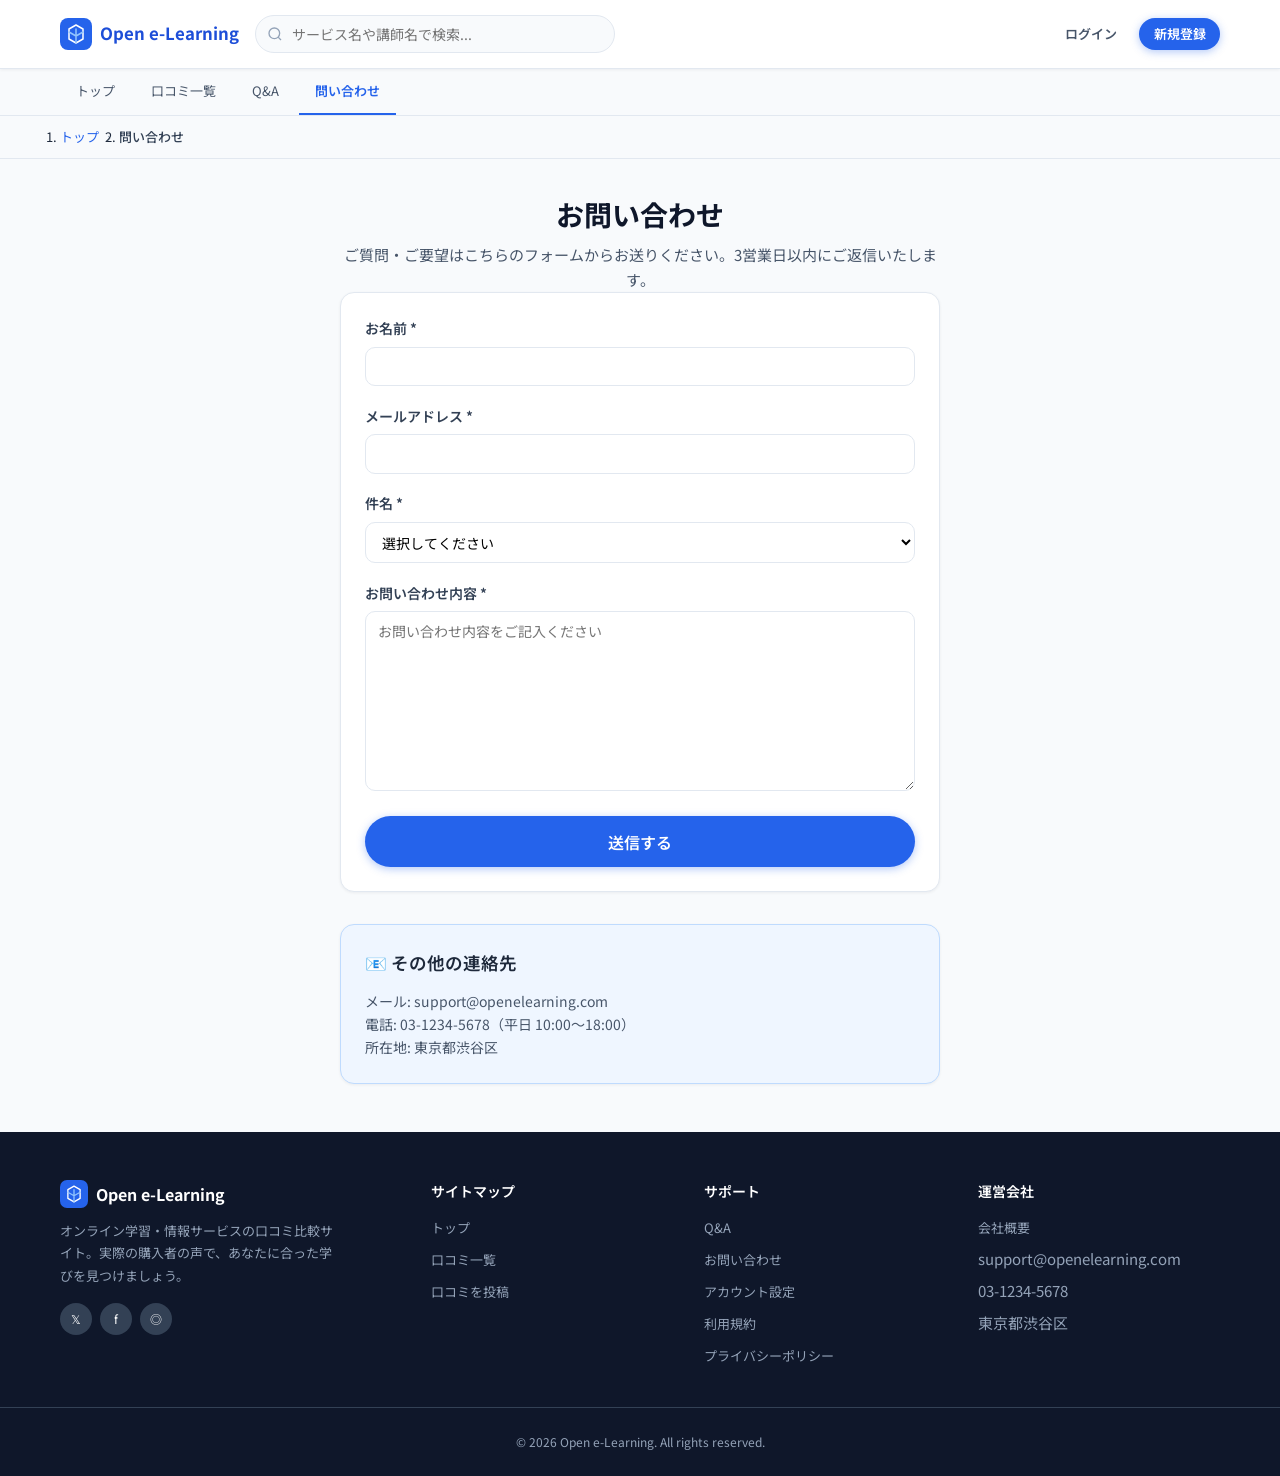
<file: contact.html>
<!DOCTYPE html>
<html lang="ja">
<head>
  <meta charset="UTF-8" />
  <meta name="viewport" content="width=device-width, initial-scale=1.0" />
  <title>問い合わせ | Open e-learning</title>
  <link rel="stylesheet" href="css/styles.css" />
</head>
<body>
  <div id="site-header"></div>
  <div id="breadcrumb"></div>

  <main class="page-content">
    <div class="container" style="max-width:40rem">
      <div class="page-header text-center">
        <h1>お問い合わせ</h1>
        <p style="color:var(--gray-600)">ご質問・ご要望はこちらのフォームからお送りください。3営業日以内にご返信いたします。</p>
      </div>

      <form id="contact-form" class="card card-body">
        <div class="form-group">
          <label class="form-label" for="name">お名前 *</label>
          <input type="text" class="form-input" id="name" required />
        </div>
        <div class="form-group">
          <label class="form-label" for="email">メールアドレス *</label>
          <input type="email" class="form-input" id="email" required />
        </div>
        <div class="form-group">
          <label class="form-label" for="subject">件名 *</label>
          <select class="select" id="subject" required>
            <option value="">選択してください</option>
            <option value="general">一般的なお問い合わせ</option>
            <option value="review">口コミに関するお問い合わせ</option>
            <option value="account">アカウントに関するお問い合わせ</option>
            <option value="report">不適切な投稿の報告</option>
            <option value="other">その他</option>
          </select>
        </div>
        <div class="form-group">
          <label class="form-label" for="message">お問い合わせ内容 *</label>
          <textarea class="form-textarea" id="message" required rows="8" placeholder="お問い合わせ内容をご記入ください"></textarea>
        </div>
        <button type="submit" class="btn btn-primary btn-block btn-lg">送信する</button>
      </form>

      <div class="card card-body mt-8" style="background:var(--blue-50);border-color:#bfdbfe">
        <h3 style="font-weight:600;margin-bottom:0.75rem">📧 その他の連絡先</h3>
        <p style="font-size:0.875rem;color:var(--gray-600)">
          メール: support@openelearning.com<br>
          電話: 03-1234-5678（平日 10:00〜18:00）<br>
          所在地: 東京都渋谷区
        </p>
      </div>
    </div>
  </main>

  <div id="site-footer"></div>

  <script src="js/data.js"></script>
  <script src="js/app.js"></script>
  <script>
    document.addEventListener("DOMContentLoaded", () => {
      App.renderBreadcrumb([
        { label: "トップ", path: "index.html" },
        { label: "問い合わせ" },
      ]);

      document.getElementById("contact-form").addEventListener("submit", (e) => {
        e.preventDefault();
        App.showToast("お問い合わせを送信しました。ご返信までしばらくお待ちください。");
        e.target.reset();
      });
    });
  </script>
</body>
</html>
</file>
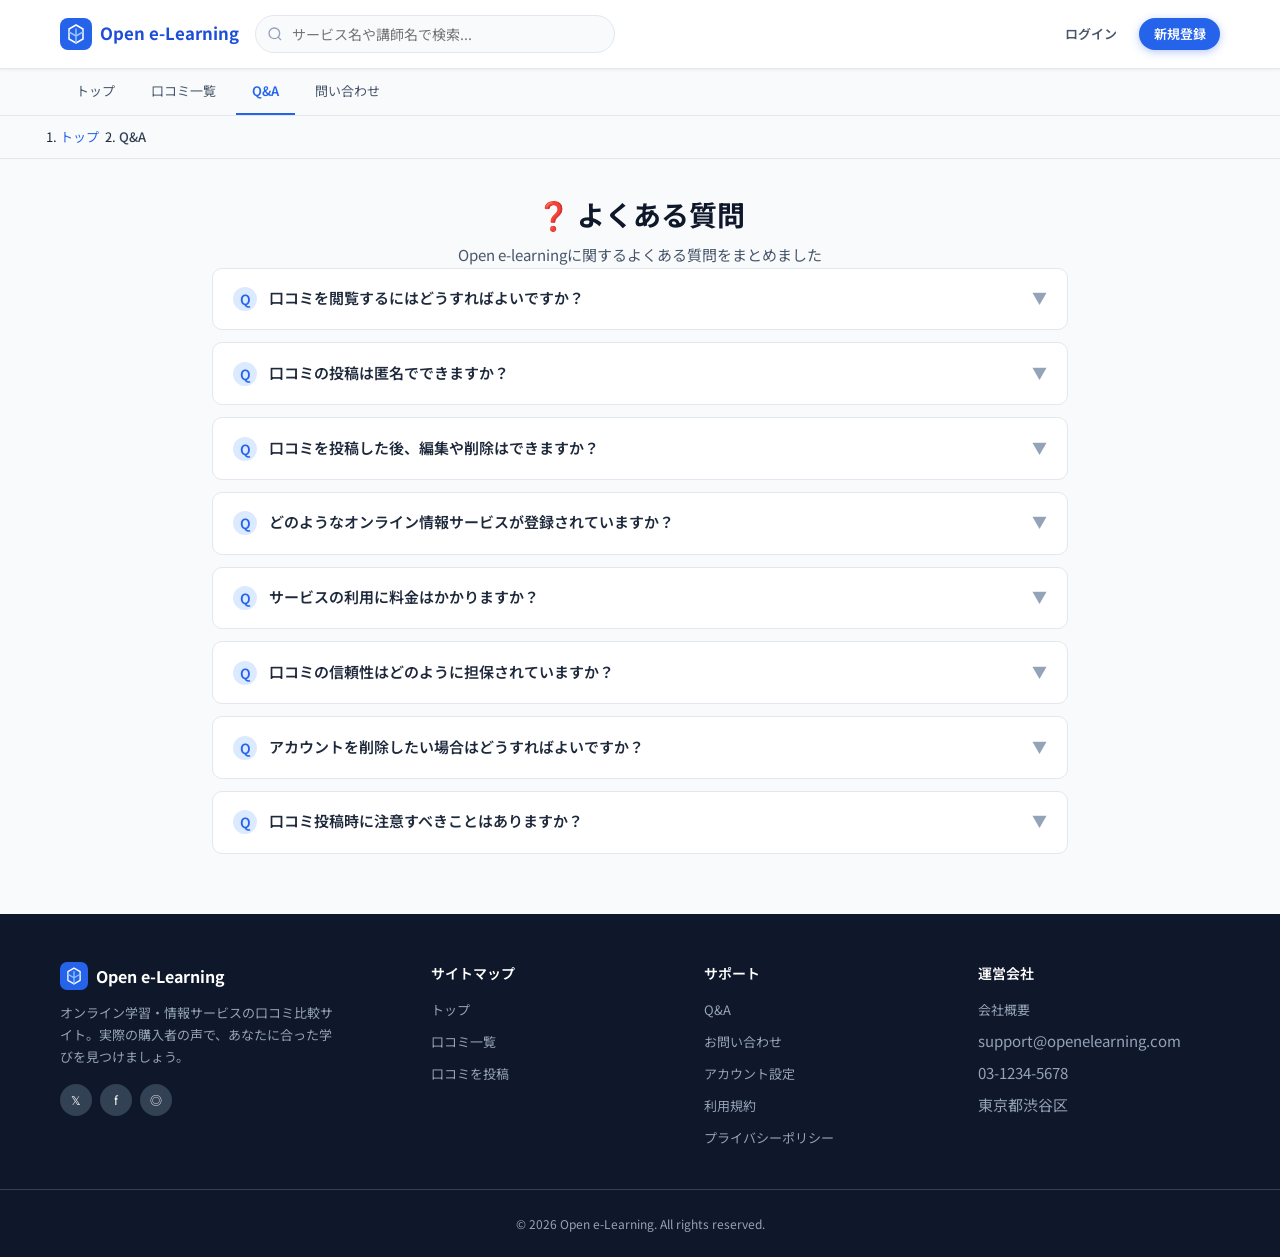
<file: faq.html>
<!DOCTYPE html>
<html lang="ja">
<head>
  <meta charset="UTF-8" />
  <meta name="viewport" content="width=device-width, initial-scale=1.0" />
  <title>Q&A | Open e-learning</title>
  <link rel="stylesheet" href="css/styles.css" />
</head>
<body>
  <div id="site-header"></div>
  <div id="breadcrumb"></div>

  <main class="page-content">
    <div class="container" style="max-width:56rem">
      <div class="page-header text-center">
        <h1>❓ よくある質問</h1>
        <p style="color:var(--gray-600)">Open e-learningに関するよくある質問をまとめました</p>
      </div>

      <div id="faq-list"></div>
    </div>
  </main>

  <div id="site-footer"></div>

  <script src="js/data.js"></script>
  <script src="js/app.js"></script>
  <script>
    const FAQ_ITEMS = [
      {
        q: "口コミを閲覧するにはどうすればよいですか？",
        a: "口コミの全文閲覧には、口コミを1件投稿する（無料）、または月額880円プランをお申し込みいただく方法があります。いずれも1か月間、すべての口コミを閲覧できます。",
      },
      {
        q: "口コミの投稿は匿名でできますか？",
        a: "はい、口コミの投稿は匿名で行うことができます。個人情報が公開されることはありませんので、安心してご利用ください。",
      },
      {
        q: "口コミを投稿した後、編集や削除はできますか？",
        a: "投稿後の口コミは編集・削除が可能です。マイページから投稿履歴を確認し、編集または削除を行うことができます。",
      },
      {
        q: "どのようなオンライン情報サービスが登録されていますか？",
        a: "ビジネス、プログラミング、デザイン、マーケティング、語学、自己啓発など、幅広いジャンルのオンライン情報サービスが登録されています。",
      },
      {
        q: "サービスの利用に料金はかかりますか？",
        a: "無料プランでは、星評価（総合評価）の確認や検索、口コミの一部プレビューなどが利用できます。すべての口コミの全文を読むには、口コミ投稿（無料）または月額880円のプランが必要です。",
      },
      {
        q: "口コミの信頼性はどのように担保されていますか？",
        a: "実際に購入・利用した方のみが口コミを投稿できるシステムになっています。また、不適切な投稿は運営によって削除される場合があります。",
      },
      {
        q: "アカウントを削除したい場合はどうすればよいですか？",
        a: "アカウント設定ページから「アカウント削除」を選択していただくか、お問い合わせフォームからご連絡ください。",
      },
      {
        q: "口コミ投稿時に注意すべきことはありますか？",
        a: "個人情報の記載、誹謗中傷、虚偽の情報、著作権を侵害する内容の投稿は禁止されています。具体的で建設的な口コミをお願いします。",
      },
    ];

    document.addEventListener("DOMContentLoaded", () => {
      App.renderBreadcrumb([
        { label: "トップ", path: "index.html" },
        { label: "Q&A" },
      ]);

      document.getElementById("faq-list").innerHTML = FAQ_ITEMS.map(
        (item, i) => `
        <div class="faq-item">
          <button type="button" class="faq-question">
            <span style="display:flex;gap:0.75rem;align-items:flex-start;text-align:left">
              <span style="flex-shrink:0;width:1.5rem;height:1.5rem;border-radius:50%;background:var(--blue-100);color:var(--blue-600);display:flex;align-items:center;justify-content:center;font-size:0.875rem;font-weight:600">Q</span>
              ${App.escapeHtml(item.q)}
            </span>
            <span class="faq-chevron">▼</span>
          </button>
          <div class="faq-answer" style="padding-left:2.25rem">${App.escapeHtml(item.a)}</div>
        </div>`
      ).join("");

      App.initFaqAccordion(".faq-question");
    });
  </script>
</body>
</html>
</file>
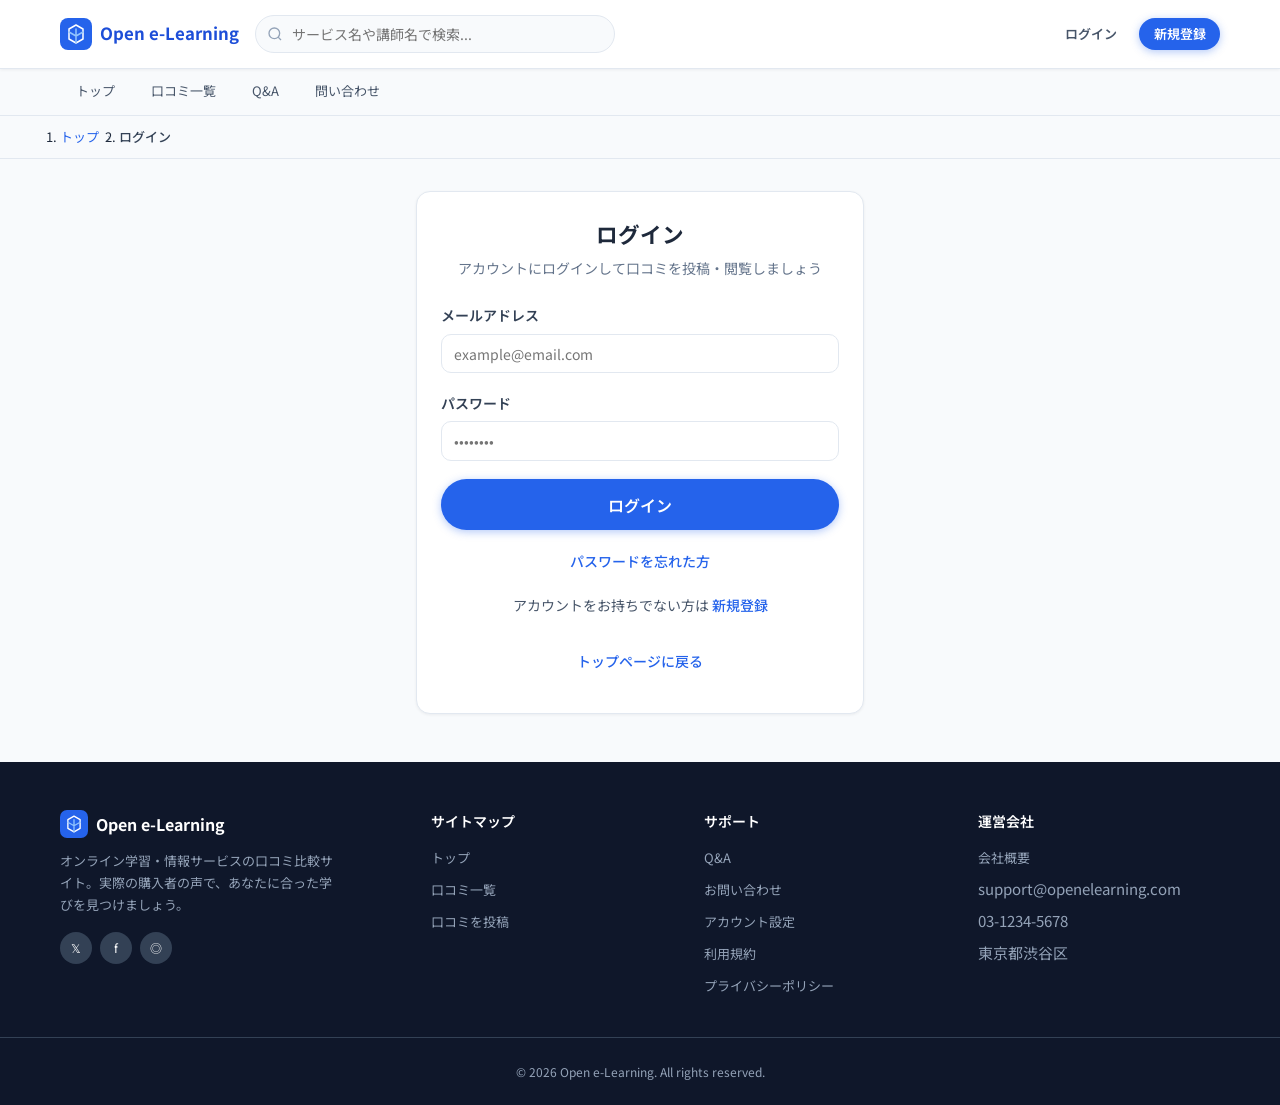
<file: login.html>
<!DOCTYPE html>
<html lang="ja">
<head>
  <meta charset="UTF-8" />
  <meta name="viewport" content="width=device-width, initial-scale=1.0" />
  <title>ログイン | Open e-learning</title>
  <link rel="stylesheet" href="css/styles.css" />
</head>
<body>
  <div id="site-header"></div>
  <div id="breadcrumb"></div>

  <main class="page-content">
    <div class="auth-card">
      <h1>ログイン</h1>
      <p class="subtitle">アカウントにログインして口コミを投稿・閲覧しましょう</p>
      <form id="login-form">
        <div class="form-group">
          <label class="form-label" for="email">メールアドレス</label>
          <input type="email" class="form-input" id="email" required placeholder="example@email.com" />
        </div>
        <div class="form-group">
          <label class="form-label" for="password">パスワード</label>
          <input type="password" class="form-input" id="password" required placeholder="••••••••" />
        </div>
        <button type="submit" class="btn btn-primary btn-block btn-lg">ログイン</button>
      </form>
      <p class="auth-footer">
        <a href="#">パスワードを忘れた方</a>
      </p>
      <p class="auth-footer">
        アカウントをお持ちでない方は
        <a href="register.html">新規登録</a>
      </p>
      <p class="mt-8 text-center">
        <a href="index.html" class="back-link" style="justify-content:center">トップページに戻る</a>
      </p>
    </div>
  </main>

  <div id="site-footer"></div>

  <script src="js/data.js"></script>
  <script src="js/app.js"></script>
  <script>
    document.addEventListener("DOMContentLoaded", () => {
      App.renderBreadcrumb([
        { label: "トップ", path: "index.html" },
        { label: "ログイン" },
      ]);

      document.getElementById("login-form").addEventListener("submit", (e) => {
        e.preventDefault();
        const email = document.getElementById("email").value;
        localStorage.setItem("isLoggedIn", "true");
        localStorage.setItem("userEmail", email);
        localStorage.setItem("userName", email.split("@")[0]);
        App.showToast("ログインしました");
        setTimeout(() => (window.location.href = "index.html"), 800);
      });
    });
  </script>
</body>
</html>
</file>
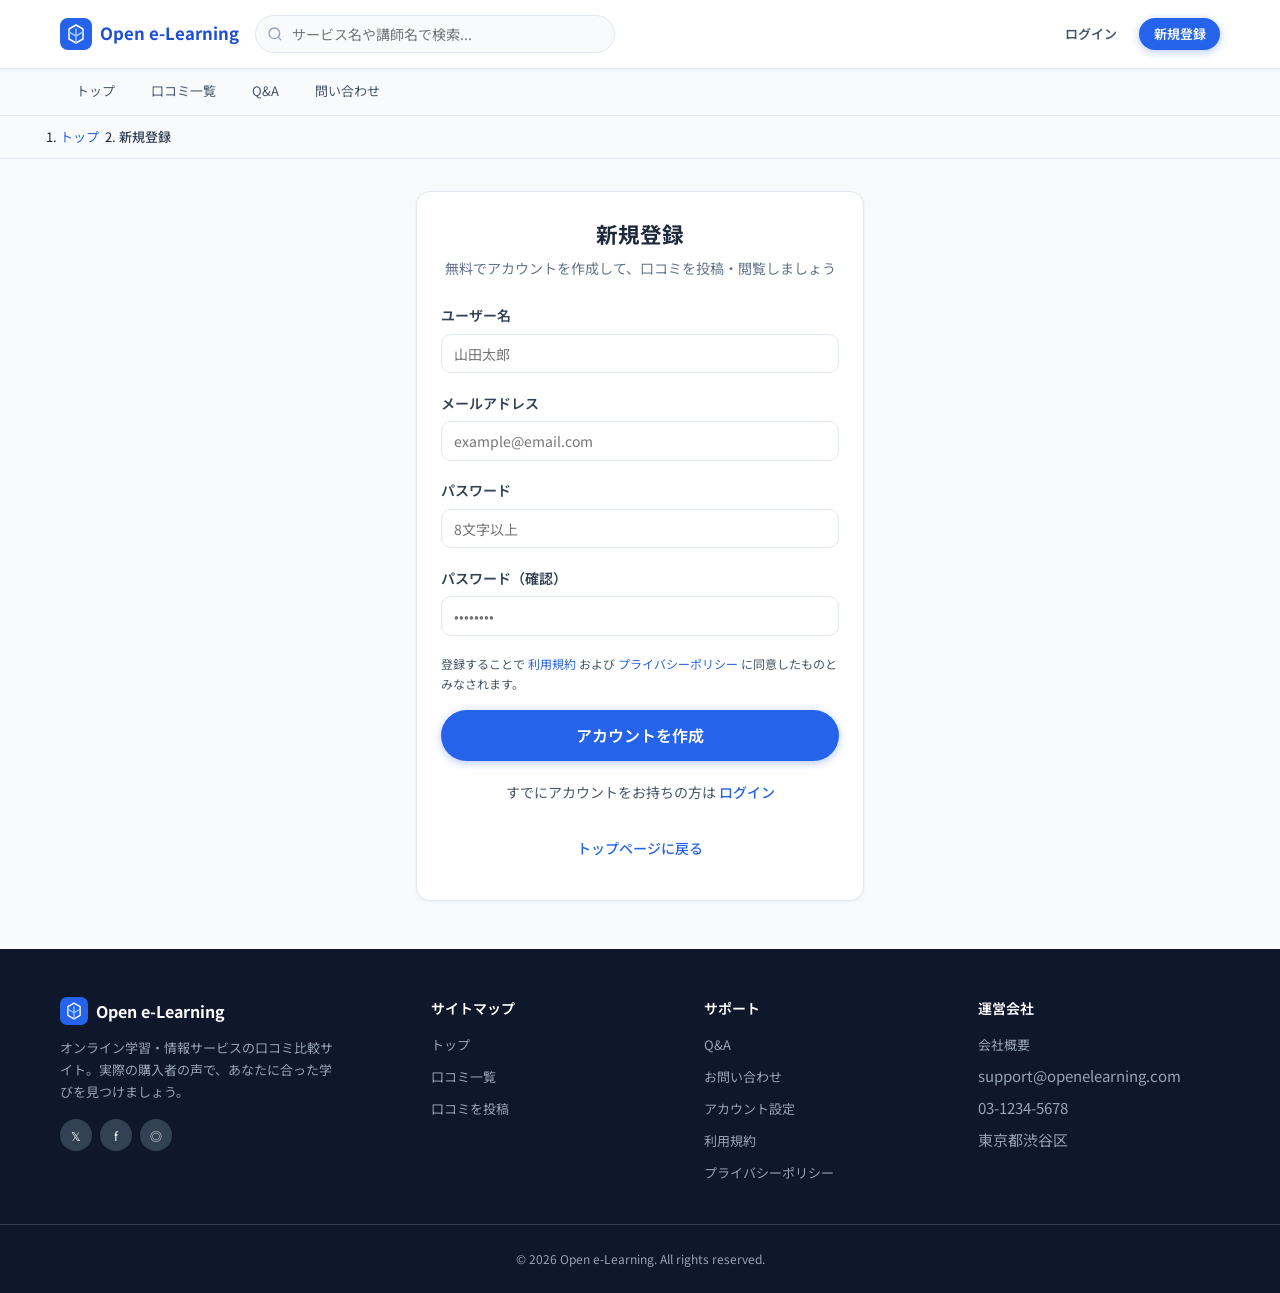
<file: register.html>
<!DOCTYPE html>
<html lang="ja">
<head>
  <meta charset="UTF-8" />
  <meta name="viewport" content="width=device-width, initial-scale=1.0" />
  <title>新規登録 | Open e-learning</title>
  <link rel="stylesheet" href="css/styles.css" />
</head>
<body>
  <div id="site-header"></div>
  <div id="breadcrumb"></div>

  <main class="page-content">
    <div class="auth-card">
      <h1>新規登録</h1>
      <p class="subtitle">無料でアカウントを作成して、口コミを投稿・閲覧しましょう</p>
      <form id="register-form">
        <div class="form-group">
          <label class="form-label" for="name">ユーザー名</label>
          <input type="text" class="form-input" id="name" required placeholder="山田太郎" />
        </div>
        <div class="form-group">
          <label class="form-label" for="email">メールアドレス</label>
          <input type="email" class="form-input" id="email" required placeholder="example@email.com" />
        </div>
        <div class="form-group">
          <label class="form-label" for="password">パスワード</label>
          <input type="password" class="form-input" id="password" required minlength="8" placeholder="8文字以上" />
        </div>
        <div class="form-group">
          <label class="form-label" for="passwordConfirm">パスワード（確認）</label>
          <input type="password" class="form-input" id="passwordConfirm" required placeholder="••••••••" />
        </div>
        <p style="font-size:0.75rem;color:var(--gray-600);margin-bottom:1rem">
          登録することで
          <a href="#" style="color:var(--blue-600)">利用規約</a>
          および
          <a href="#" style="color:var(--blue-600)">プライバシーポリシー</a>
          に同意したものとみなされます。
        </p>
        <button type="submit" class="btn btn-primary btn-block btn-lg">アカウントを作成</button>
      </form>
      <p class="auth-footer">
        すでにアカウントをお持ちの方は
        <a href="login.html">ログイン</a>
      </p>
      <p class="mt-8 text-center">
        <a href="index.html" class="back-link" style="justify-content:center">トップページに戻る</a>
      </p>
    </div>
  </main>

  <div id="site-footer"></div>

  <script src="js/data.js"></script>
  <script src="js/app.js"></script>
  <script>
    document.addEventListener("DOMContentLoaded", () => {
      App.renderBreadcrumb([
        { label: "トップ", path: "index.html" },
        { label: "新規登録" },
      ]);

      document.getElementById("register-form").addEventListener("submit", (e) => {
        e.preventDefault();
        const pw = document.getElementById("password").value;
        const pw2 = document.getElementById("passwordConfirm").value;
        if (pw !== pw2) {
          App.showToast("パスワードが一致しません", "error");
          return;
        }
        const name = document.getElementById("name").value;
        const email = document.getElementById("email").value;
        localStorage.setItem("isLoggedIn", "true");
        localStorage.setItem("userEmail", email);
        localStorage.setItem("userName", name);
        App.showToast("アカウントを作成しました");
        setTimeout(() => (window.location.href = "index.html"), 800);
      });
    });
  </script>
</body>
</html>
</file>
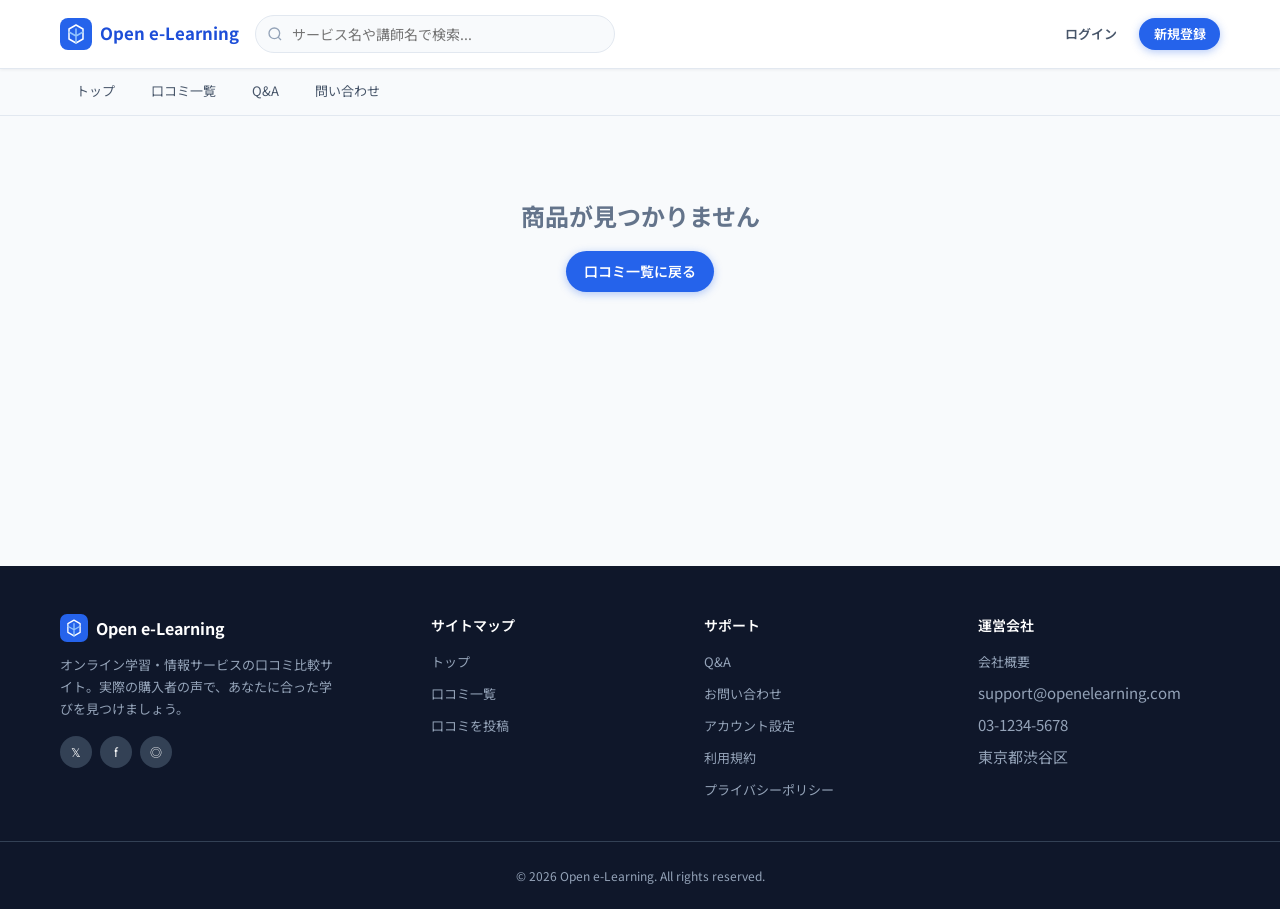
<file: review-detail.html>
<!DOCTYPE html>
<html lang="ja">
<head>
  <meta charset="UTF-8" />
  <meta name="viewport" content="width=device-width, initial-scale=1.0" />
  <title>商品詳細 | Open e-learning</title>
  <link rel="stylesheet" href="css/styles.css" />
</head>
<body>
  <div id="site-header"></div>
  <div id="breadcrumb"></div>

  <main class="page-content">
    <div class="container" id="detail-root">
      <p class="empty-state">読み込み中...</p>
    </div>
  </main>

  <div id="site-footer"></div>

  <script src="js/data.js"></script>
  <script src="js/app.js"></script>
  <script src="js/review-detail.js"></script>
</body>
</html>
</file>
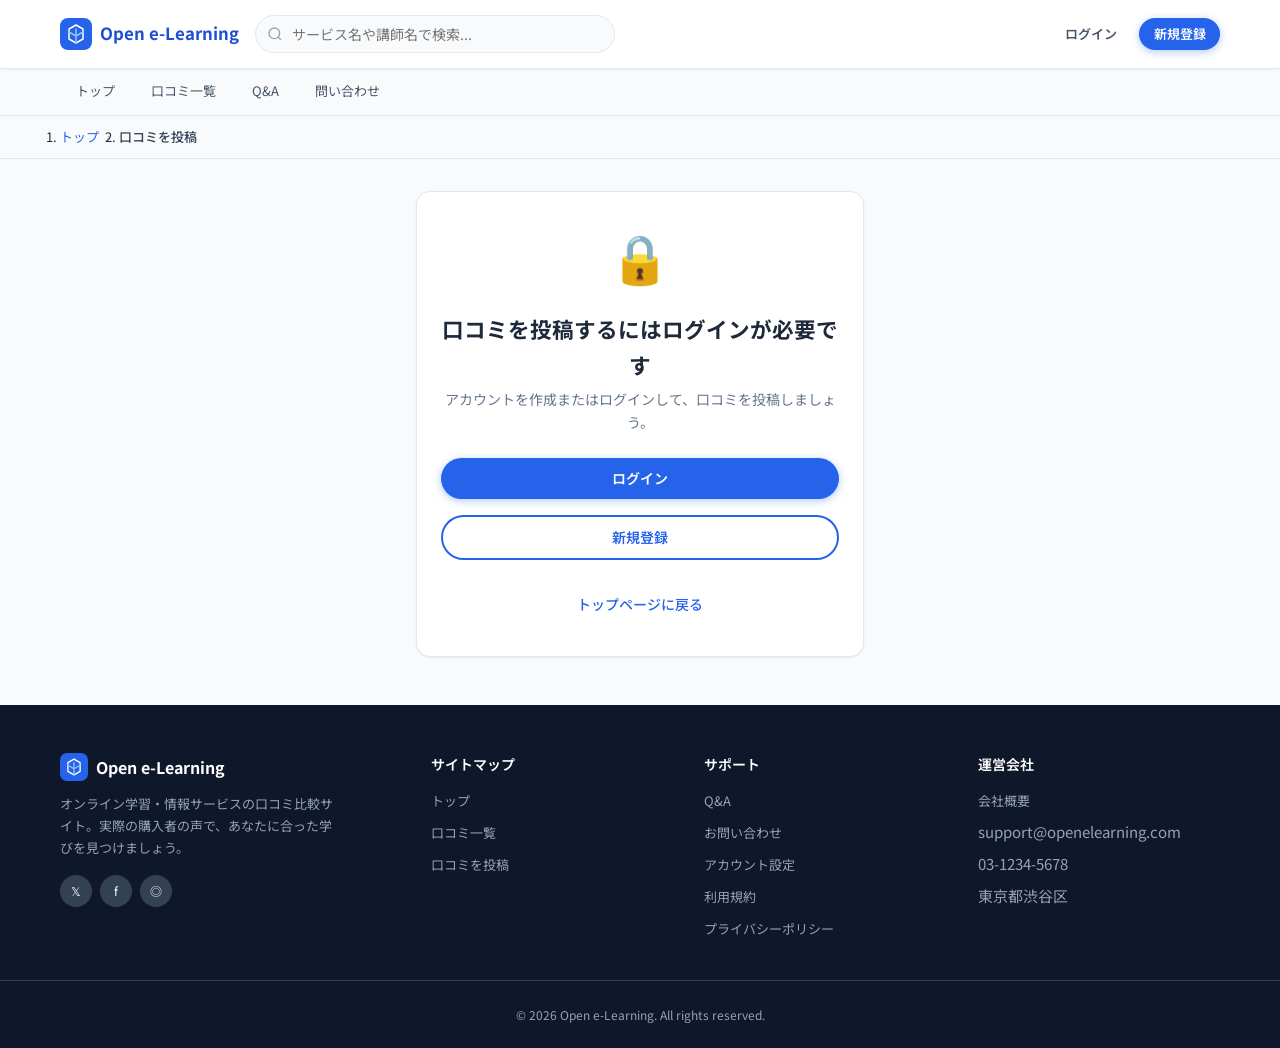
<file: submit-review.html>
<!DOCTYPE html>
<html lang="ja">
<head>
  <meta charset="UTF-8" />
  <meta name="viewport" content="width=device-width, initial-scale=1.0" />
  <title>口コミを投稿 | Open e-learning</title>
  <link rel="stylesheet" href="css/styles.css" />
</head>
<body>
  <div id="site-header"></div>
  <div id="breadcrumb"></div>

  <main class="page-content">
    <div class="container" style="max-width:48rem">
      <div id="submit-root"></div>
    </div>
  </main>

  <div id="site-footer"></div>

  <script src="js/data.js"></script>
  <script src="js/app.js"></script>
  <script src="js/submit-review.js"></script>
</body>
</html>
</file>
<file: css/styles.css>
@import url("https://fonts.googleapis.com/css2?family=Noto+Sans+JP:wght@400;500;600;700&display=swap");

:root {
  --blue-50: #eff6ff;
  --blue-100: #dbeafe;
  --blue-200: #bfdbfe;
  --blue-500: #3b82f6;
  --blue-600: #2563eb;
  --blue-700: #1d4ed8;
  --blue-800: #1e40af;
  --sky-50: #f0f9ff;
  --gray-50: #f8fafc;
  --gray-100: #f1f5f9;
  --gray-200: #e2e8f0;
  --gray-300: #cbd5e1;
  --gray-400: #94a3b8;
  --gray-500: #64748b;
  --gray-600: #475569;
  --gray-700: #334155;
  --gray-800: #1e293b;
  --gray-900: #0f172a;
  --yellow-400: #facc15;
  --green-50: #ecfdf5;
  --green-100: #d1fae5;
  --green-700: #047857;
  --radius: 10px;
  --radius-lg: 14px;
  --shadow-sm: 0 1px 3px rgba(15, 23, 42, 0.06);
  --shadow-md: 0 4px 14px rgba(15, 23, 42, 0.08);
  --shadow-lg: 0 12px 32px rgba(15, 23, 42, 0.1);
}

*,
*::before,
*::after {
  box-sizing: border-box;
  margin: 0;
  padding: 0;
}

html {
  scroll-behavior: smooth;
}

body {
  font-family: "Noto Sans JP", -apple-system, BlinkMacSystemFont, sans-serif;
  color: var(--gray-800);
  background: #fff;
  line-height: 1.65;
  min-height: 100vh;
  display: flex;
  flex-direction: column;
  font-size: 15px;
}

a {
  color: inherit;
  text-decoration: none;
}

img {
  max-width: 100%;
  display: block;
}

ul {
  list-style: none;
}

.container {
  width: 100%;
  max-width: 1200px;
  margin: 0 auto;
  padding: 0 1.25rem;
}

main {
  flex: 1;
}

/* Header */
.site-header {
  position: sticky;
  top: 0;
  z-index: 50;
  background: #fff;
  border-bottom: 1px solid var(--gray-200);
  box-shadow: var(--shadow-sm);
}

.header-inner {
  display: flex;
  align-items: center;
  gap: 1rem;
  height: 4.25rem;
}

.logo {
  display: flex;
  align-items: center;
  gap: 0.5rem;
  font-weight: 700;
  font-size: 1.05rem;
  color: var(--blue-700);
  flex-shrink: 0;
}

.logo:hover {
  opacity: 0.85;
}

.logo-img {
  width: 2rem;
  height: 2rem;
  flex-shrink: 0;
  object-fit: contain;
}

.logo-text {
  font-weight: 700;
}

.search-form {
  display: none;
  flex: 1;
  max-width: 360px;
}

@media (min-width: 768px) {
  .search-form {
    display: flex;
  }
}

.search-wrap {
  position: relative;
  width: 100%;
}

.search-icon {
  position: absolute;
  left: 0.75rem;
  top: 50%;
  transform: translateY(-50%);
  width: 1rem;
  height: 1rem;
  color: var(--gray-400);
}

.search-input {
  width: 100%;
  padding: 0.5rem 0.75rem 0.5rem 2.25rem;
  border: 1px solid var(--gray-200);
  border-radius: 999px;
  font-size: 0.875rem;
  background: var(--gray-50);
  outline: none;
  font-family: inherit;
}

.search-input:focus {
  border-color: var(--blue-500);
  background: #fff;
  box-shadow: 0 0 0 3px rgba(37, 99, 235, 0.12);
}

.header-nav {
  display: none;
  align-items: center;
  gap: 0.5rem;
  flex-shrink: 0;
  margin-left: auto;
}

@media (min-width: 768px) {
  .header-nav {
    display: flex;
  }
}

.btn {
  display: inline-flex;
  align-items: center;
  justify-content: center;
  gap: 0.4rem;
  padding: 0.55rem 1.15rem;
  font-size: 0.875rem;
  font-weight: 600;
  border-radius: 999px;
  border: none;
  cursor: pointer;
  transition: all 0.2s;
  white-space: nowrap;
  font-family: inherit;
}

.btn-sm {
  padding: 0.35rem 0.9rem;
  font-size: 0.8125rem;
}

.btn-lg {
  padding: 0.85rem 1.75rem;
  font-size: 1rem;
}

.btn-primary {
  background: var(--blue-600);
  color: #fff;
  box-shadow: 0 2px 8px rgba(37, 99, 235, 0.35);
}

.btn-primary:hover {
  background: var(--blue-700);
}

.btn-secondary {
  background: #fff;
  color: var(--gray-800);
  border: 1px solid var(--gray-200);
}

.btn-secondary:hover {
  background: var(--gray-50);
}

.btn-ghost {
  background: transparent;
  color: var(--gray-600);
}

.btn-ghost:hover {
  background: var(--gray-100);
  color: var(--blue-600);
}

.btn-outline {
  background: #fff;
  border: 2px solid var(--blue-600);
  color: var(--blue-600);
}

.btn-outline:hover {
  background: var(--blue-50);
}

.btn-outline-white {
  background: transparent;
  border: 2px solid #fff;
  color: #fff;
}

.btn-outline-white:hover {
  background: rgba(255, 255, 255, 0.15);
}

.btn-block {
  width: 100%;
}

.menu-toggle {
  display: flex;
  background: none;
  border: none;
  cursor: pointer;
  padding: 0.35rem;
  margin-left: auto;
  font-size: 1.35rem;
  color: var(--gray-700);
}

@media (min-width: 768px) {
  .menu-toggle {
    display: none;
  }
}

.mobile-nav {
  display: none;
  padding: 1rem 0 1.25rem;
  border-top: 1px solid var(--gray-200);
}

.mobile-nav.open {
  display: block;
}

.mobile-nav a,
.mobile-nav .btn {
  display: block;
  padding: 0.6rem 0;
  color: var(--gray-600);
}

.user-menu {
  position: relative;
}

.user-btn {
  display: flex;
  align-items: center;
  gap: 0.5rem;
  padding: 0.35rem 0.65rem;
  border: 1px solid var(--gray-200);
  border-radius: 999px;
  background: #fff;
  cursor: pointer;
  font-family: inherit;
  font-size: 0.875rem;
}

.avatar {
  width: 1.75rem;
  height: 1.75rem;
  border-radius: 50%;
  background: var(--blue-600);
  color: #fff;
  display: flex;
  align-items: center;
  justify-content: center;
  font-size: 0.7rem;
}

.dropdown {
  position: absolute;
  right: 0;
  top: calc(100% + 0.5rem);
  width: 11rem;
  background: #fff;
  border: 1px solid var(--gray-200);
  border-radius: var(--radius);
  box-shadow: var(--shadow-lg);
  padding: 0.25rem 0;
  display: none;
  z-index: 60;
}

.dropdown.open {
  display: block;
}

.dropdown a,
.dropdown button {
  display: block;
  width: 100%;
  padding: 0.55rem 1rem;
  font-size: 0.875rem;
  color: var(--gray-700);
  background: none;
  border: none;
  cursor: pointer;
  text-align: left;
  font-family: inherit;
}

.dropdown a:hover,
.dropdown button:hover {
  background: var(--gray-50);
}

.dropdown hr {
  border: none;
  border-top: 1px solid var(--gray-200);
  margin: 0.25rem 0;
}

/* Sub nav */
.sub-nav {
  background: var(--gray-50);
  border-bottom: 1px solid var(--gray-200);
}

.sub-nav-inner {
  display: flex;
  gap: 0.25rem;
  overflow-x: auto;
}

.sub-nav a {
  padding: 0.7rem 1rem;
  font-size: 0.8125rem;
  color: var(--gray-600);
  border-bottom: 2px solid transparent;
  white-space: nowrap;
}

.sub-nav a:hover {
  color: var(--blue-600);
}

.sub-nav a.active {
  color: var(--blue-600);
  border-bottom-color: var(--blue-600);
  font-weight: 600;
}

/* Home hero */
.hero-top {
  background: linear-gradient(180deg, #fff 0%, var(--sky-50) 100%);
  padding: 2.5rem 0 3rem;
}

.hero-layout {
  display: grid;
  grid-template-columns: 1fr;
  gap: 2rem;
}

@media (min-width: 1024px) {
  .hero-layout {
    grid-template-columns: 1fr 300px;
    gap: 2rem;
    align-items: start;
  }
}

.hero-main {
  display: grid;
  grid-template-columns: 1fr;
  gap: 2rem;
  align-items: center;
}

@media (min-width: 900px) {
  .hero-main {
    grid-template-columns: 1fr 1fr;
  }
}

.hero-text h1 {
  font-size: clamp(1.75rem, 4vw, 2.35rem);
  font-weight: 700;
  color: var(--blue-800);
  line-height: 1.35;
  margin-bottom: 1rem;
}

.hero-text .lead {
  color: var(--gray-600);
  font-size: 0.9375rem;
  margin-bottom: 1.5rem;
  max-width: 28rem;
}

.hero-actions {
  display: flex;
  flex-wrap: wrap;
  gap: 0.75rem;
}

.hero-image {
  border-radius: var(--radius-lg);
  overflow: hidden;
  box-shadow: var(--shadow-lg);
  aspect-ratio: 4/3;
}

.hero-image img {
  width: 100%;
  height: 100%;
  object-fit: cover;
}

.hero-sidebar {
  display: flex;
  flex-direction: column;
  gap: 1rem;
}

.widget {
  background: #fff;
  border: 1px solid var(--gray-200);
  border-radius: var(--radius-lg);
  padding: 1.25rem;
  box-shadow: var(--shadow-sm);
}

.widget-title {
  font-size: 0.9375rem;
  font-weight: 700;
  color: var(--gray-800);
  margin-bottom: 0.75rem;
  padding-bottom: 0.5rem;
  border-bottom: 2px solid var(--blue-100);
}

.widget-desc {
  font-size: 0.8125rem;
  color: var(--gray-600);
  margin-bottom: 1rem;
  line-height: 1.6;
}

.widget-list li {
  display: flex;
  gap: 0.65rem;
  font-size: 0.8125rem;
  color: var(--gray-700);
  margin-bottom: 0.65rem;
  align-items: flex-start;
}

.widget-icon {
  width: 1.5rem;
  height: 1.5rem;
  flex-shrink: 0;
  color: var(--blue-600);
}

.widget-steps .step {
  display: flex;
  gap: 0.75rem;
  margin-bottom: 0.75rem;
  font-size: 0.8125rem;
}

.widget-steps .step-num {
  font-weight: 700;
  color: var(--blue-600);
  font-size: 0.75rem;
}

.widget-cta {
  background: var(--blue-50);
  border-color: var(--blue-200);
  text-align: center;
}

/* Sections */
.section {
  padding: 3.5rem 0;
}

.section-alt {
  background: var(--gray-50);
}

.section-head {
  margin-bottom: 2rem;
}

.section-head h2 {
  font-size: 1.35rem;
  font-weight: 700;
  color: var(--gray-900);
}

.section-head p {
  font-size: 0.875rem;
  color: var(--gray-500);
  margin-top: 0.35rem;
}

.section-title {
  font-size: 1.35rem;
  font-weight: 700;
  text-align: center;
  margin-bottom: 0.5rem;
  color: var(--gray-900);
}

.section-subtitle {
  text-align: center;
  color: var(--gray-500);
  font-size: 0.875rem;
  margin-bottom: 2rem;
}

.content-narrow {
  max-width: 960px;
  margin: 0 auto;
}

/* Category tiles */
.category-row {
  display: grid;
  grid-template-columns: repeat(2, 1fr);
  gap: 1rem;
}

@media (min-width: 640px) {
  .category-row {
    grid-template-columns: repeat(3, 1fr);
  }
}

@media (min-width: 900px) {
  .category-row {
    grid-template-columns: repeat(6, 1fr);
  }
}

.category-tile {
  background: #fff;
  border: 1px solid var(--gray-200);
  border-radius: var(--radius);
  overflow: hidden;
  transition: box-shadow 0.2s, transform 0.2s;
  text-align: center;
}

.category-tile:hover {
  box-shadow: var(--shadow-md);
  transform: translateY(-2px);
}

.category-tile img {
  width: 100%;
  aspect-ratio: 1;
  object-fit: cover;
}

.category-tile span {
  display: block;
  padding: 0.6rem 0.35rem;
  font-size: 0.75rem;
  font-weight: 600;
  color: var(--gray-700);
}

/* Stats */
.stats-bar {
  display: grid;
  grid-template-columns: repeat(2, 1fr);
  gap: 1.5rem;
  padding: 2rem;
  background: #fff;
  border: 1px solid var(--gray-200);
  border-radius: var(--radius-lg);
  box-shadow: var(--shadow-sm);
}

@media (min-width: 768px) {
  .stats-bar {
    grid-template-columns: repeat(4, 1fr);
  }
}

.stat-item {
  text-align: center;
}

.stat-icon {
  font-size: 1.5rem;
  margin-bottom: 0.35rem;
}

.stat-value {
  font-size: 1.5rem;
  font-weight: 700;
  color: var(--blue-700);
}

.stat-label {
  font-size: 0.75rem;
  color: var(--gray-500);
  margin-top: 0.15rem;
}

/* Service cards scroll */
.services-scroll {
  display: flex;
  gap: 1rem;
  overflow-x: auto;
  padding-bottom: 0.5rem;
  scroll-snap-type: x mandatory;
}

.service-card {
  flex: 0 0 260px;
  scroll-snap-align: start;
  background: #fff;
  border: 1px solid var(--gray-200);
  border-radius: var(--radius-lg);
  padding: 1.25rem;
  box-shadow: var(--shadow-sm);
  transition: box-shadow 0.2s;
}

.service-card:hover {
  box-shadow: var(--shadow-md);
}

.service-card .brand {
  font-size: 0.7rem;
  font-weight: 700;
  color: var(--blue-600);
  text-transform: uppercase;
  letter-spacing: 0.03em;
  margin-bottom: 0.35rem;
}

.service-card h3 {
  font-size: 0.9rem;
  font-weight: 600;
  line-height: 1.4;
  margin-bottom: 0.5rem;
  display: -webkit-box;
  -webkit-line-clamp: 2;
  -webkit-box-orient: vertical;
  overflow: hidden;
}

.service-card .meta {
  font-size: 0.75rem;
  color: var(--gray-500);
  margin-bottom: 0.5rem;
}

.service-card .rating {
  font-size: 0.875rem;
  font-weight: 600;
  color: var(--gray-800);
  margin-bottom: 0.75rem;
}

.service-card .rating span {
  color: var(--yellow-400);
}

.tag-row {
  display: flex;
  flex-wrap: wrap;
  gap: 0.35rem;
}

.tag {
  font-size: 0.65rem;
  padding: 0.2rem 0.5rem;
  background: var(--blue-50);
  color: var(--blue-700);
  border-radius: 4px;
  font-weight: 500;
}

/* Testimonials */
.testimonial-grid {
  display: grid;
  grid-template-columns: 1fr;
  gap: 1.25rem;
}

@media (min-width: 768px) {
  .testimonial-grid {
    grid-template-columns: repeat(3, 1fr);
  }
}

.testimonial-card {
  background: #fff;
  border-radius: var(--radius-lg);
  overflow: hidden;
  border: 1px solid var(--gray-200);
  box-shadow: var(--shadow-sm);
}

.testimonial-card .quote-head {
  padding: 0.65rem 1rem;
  font-size: 0.8125rem;
  font-weight: 700;
}

.testimonial-card.t-blue .quote-head {
  background: var(--blue-100);
  color: var(--blue-800);
}

.testimonial-card.t-green .quote-head {
  background: var(--green-100);
  color: var(--green-700);
}

.testimonial-card.t-yellow .quote-head {
  background: #fef9c3;
  color: #a16207;
}

.testimonial-card .quote-body {
  padding: 1rem;
  font-size: 0.8125rem;
  color: var(--gray-600);
  line-height: 1.65;
  min-height: 5rem;
}

.testimonial-card .quote-user {
  padding: 0 1rem 1rem;
  display: flex;
  align-items: center;
  gap: 0.5rem;
  font-size: 0.75rem;
  color: var(--gray-500);
}

.quote-avatar {
  width: 2rem;
  height: 2rem;
  border-radius: 50%;
  background: var(--gray-200);
  display: flex;
  align-items: center;
  justify-content: center;
  font-size: 0.875rem;
}

/* Keywords & banners */
.keywords-banners {
  display: grid;
  grid-template-columns: 1fr;
  gap: 1.5rem;
}

@media (min-width: 900px) {
  .keywords-banners {
    grid-template-columns: 1fr 1fr;
  }
}

.keyword-cloud {
  display: flex;
  flex-wrap: wrap;
  gap: 0.5rem;
}

.keyword-btn {
  padding: 0.4rem 0.85rem;
  background: var(--blue-50);
  color: var(--blue-700);
  border: 1px solid var(--blue-100);
  border-radius: 999px;
  font-size: 0.8125rem;
  font-weight: 500;
  transition: background 0.2s;
}

.keyword-btn:hover {
  background: var(--blue-100);
}

.banner-stack {
  display: flex;
  flex-direction: column;
  gap: 1rem;
}

.promo-banner {
  border-radius: var(--radius-lg);
  padding: 1.25rem 1.5rem;
  color: #fff;
  min-height: 100px;
  display: flex;
  flex-direction: column;
  justify-content: center;
}

.promo-banner.dark {
  background: linear-gradient(135deg, var(--blue-800), var(--blue-600));
}

.promo-banner.light {
  background: var(--gray-100);
  color: var(--gray-800);
  border: 1px solid var(--gray-200);
}

.promo-banner h3 {
  font-size: 1rem;
  font-weight: 700;
  margin-bottom: 0.35rem;
}

.promo-banner p {
  font-size: 0.75rem;
  opacity: 0.9;
}

/* Steps flow */
.steps-flow {
  display: grid;
  grid-template-columns: 1fr;
  gap: 1.5rem;
}

@media (min-width: 768px) {
  .steps-flow {
    grid-template-columns: repeat(4, 1fr);
    gap: 1rem;
  }
}

.step-card {
  text-align: center;
  padding: 1.25rem 0.75rem;
  position: relative;
}

.step-card .step-circle {
  width: 3.5rem;
  height: 3.5rem;
  margin: 0 auto 0.75rem;
  border-radius: 50%;
  background: var(--blue-50);
  border: 2px solid var(--blue-200);
  display: flex;
  align-items: center;
  justify-content: center;
  font-size: 1.25rem;
}

.step-card h3 {
  font-size: 0.875rem;
  font-weight: 700;
  margin-bottom: 0.35rem;
  color: var(--gray-800);
}

.step-card p {
  font-size: 0.75rem;
  color: var(--gray-500);
}

@media (min-width: 768px) {
  .step-card:not(:last-child)::after {
    content: "→";
    position: absolute;
    right: -0.5rem;
    top: 2.5rem;
    color: var(--gray-300);
    font-size: 1.25rem;
  }
}

/* CTA panel */
.cta-panel {
  background: linear-gradient(135deg, var(--blue-50) 0%, #e0f2fe 100%);
  border-radius: var(--radius-lg);
  padding: 2.5rem 2rem;
  display: grid;
  grid-template-columns: 1fr;
  gap: 2rem;
  align-items: center;
  border: 1px solid var(--blue-100);
}

@media (min-width: 768px) {
  .cta-panel {
    grid-template-columns: 1fr 1fr;
    padding: 3rem;
  }
}

.cta-panel h2 {
  font-size: 1.35rem;
  font-weight: 700;
  color: var(--gray-900);
  margin-bottom: 1rem;
}

.cta-checklist li {
  display: flex;
  gap: 0.5rem;
  font-size: 0.875rem;
  color: var(--gray-700);
  margin-bottom: 0.5rem;
}

.cta-checklist .check {
  color: var(--blue-600);
  font-weight: 700;
}

.cta-visual {
  text-align: center;
  font-size: 4rem;
  opacity: 0.85;
}

/* Cards (shared) */
.grid-3 {
  display: grid;
  grid-template-columns: 1fr;
  gap: 1.25rem;
}

@media (min-width: 768px) {
  .grid-3 {
    grid-template-columns: repeat(3, 1fr);
  }
}

.grid-2 {
  display: grid;
  grid-template-columns: 1fr;
  gap: 1.25rem;
}

@media (min-width: 768px) {
  .grid-2 {
    grid-template-columns: repeat(2, 1fr);
  }
}

.card {
  background: #fff;
  border: 1px solid var(--gray-200);
  border-radius: var(--radius-lg);
  box-shadow: var(--shadow-sm);
  transition: box-shadow 0.2s;
}

.card:hover {
  box-shadow: var(--shadow-md);
}

.card-body {
  padding: 1.5rem;
}

.card-title {
  font-size: 1rem;
  font-weight: 700;
  margin-bottom: 0.5rem;
  color: var(--gray-900);
}

.card-desc {
  font-size: 0.875rem;
  color: var(--gray-600);
}

.icon-circle {
  width: 3.5rem;
  height: 3.5rem;
  border-radius: 50%;
  display: flex;
  align-items: center;
  justify-content: center;
  margin: 0 auto 1rem;
  font-size: 1.35rem;
}

.icon-circle.red {
  background: #fee2e2;
}

.icon-circle.orange {
  background: #ffedd5;
}

.icon-circle.yellow {
  background: #fef9c3;
}

.feature-icon {
  font-size: 2rem;
  margin-bottom: 0.75rem;
}

.text-center {
  text-align: center;
}

.stars {
  display: flex;
  gap: 0.1rem;
  color: var(--yellow-400);
  font-size: 0.9rem;
}

.stars .empty {
  color: var(--gray-300);
}

/* Pricing */
.pricing-grid {
  padding-top: 1.25rem;
  overflow: visible;
  align-items: stretch;
}

.pricing-grid .pricing-card {
  height: 100%;
  display: flex;
  flex-direction: column;
}

.pricing-grid .pricing-card .card-body {
  flex: 1;
  display: flex;
  flex-direction: column;
}

.pricing-grid .feature-list {
  flex: 1;
}

.pricing-card {
  position: relative;
  overflow: visible;
}

.pricing-card.featured {
  border: 2px solid var(--blue-600);
}

.pricing-card.featured .card-body {
  padding-top: 2rem;
}

.badge-recommended {
  position: absolute;
  top: 0;
  left: 50%;
  transform: translate(-50%, -50%);
  background: var(--blue-600);
  color: #fff;
  padding: 0.25rem 1rem;
  border-radius: 999px;
  font-size: 0.8125rem;
  font-weight: 600;
  white-space: nowrap;
  z-index: 1;
}

.price {
  font-size: 2rem;
  font-weight: 700;
  color: var(--gray-900);
  margin: 0.75rem 0;
}

.feature-list li {
  display: flex;
  align-items: flex-start;
  gap: 0.5rem;
  margin-bottom: 0.65rem;
  font-size: 0.875rem;
  color: var(--gray-600);
}

.feature-list .check {
  color: var(--blue-600);
  flex-shrink: 0;
}

.feature-list .check.gray {
  color: var(--gray-400);
}

/* FAQ */
.faq-item {
  margin-bottom: 0.75rem;
  border: 1px solid var(--gray-200);
  border-radius: var(--radius);
  overflow: hidden;
  background: #fff;
}

.faq-question {
  width: 100%;
  display: flex;
  align-items: flex-start;
  justify-content: space-between;
  gap: 1rem;
  padding: 1.15rem 1.25rem;
  background: none;
  border: none;
  cursor: pointer;
  text-align: left;
  font-size: 0.9375rem;
  font-weight: 600;
  color: var(--gray-800);
  font-family: inherit;
}

.faq-question:hover {
  background: var(--gray-50);
}

.faq-answer {
  padding: 0 1.25rem 1.15rem;
  color: var(--gray-600);
  font-size: 0.875rem;
  display: none;
}

.faq-item.open .faq-answer {
  display: block;
}

.faq-chevron {
  transition: transform 0.2s;
  color: var(--gray-400);
  flex-shrink: 0;
}

.faq-item.open .faq-chevron {
  transform: rotate(180deg);
}

/* Footer */
.site-footer {
  background: var(--gray-900);
  color: var(--gray-400);
  padding: 3rem 0 1.5rem;
}

.footer-top {
  display: grid;
  grid-template-columns: 1fr;
  gap: 2rem;
  margin-bottom: 2rem;
}

@media (min-width: 768px) {
  .footer-top {
    grid-template-columns: 1.4fr 1fr 1fr 1fr;
  }
}

.footer-logo {
  display: flex;
  align-items: center;
  gap: 0.5rem;
  color: #fff;
  font-size: 1rem;
  margin-bottom: 0.75rem;
}

.footer-logo .logo-text {
  font-weight: 700;
  color: #fff;
}

.footer-logo .logo-img {
  width: 1.75rem;
  height: 1.75rem;
}

.footer-desc {
  font-size: 0.8125rem;
  line-height: 1.7;
  max-width: 280px;
}

.footer-col h4 {
  color: #fff;
  font-size: 0.875rem;
  font-weight: 600;
  margin-bottom: 0.75rem;
}

.footer-links li {
  margin-bottom: 0.45rem;
}

.footer-links a {
  font-size: 0.8125rem;
}

.footer-links a:hover {
  color: #fff;
}

.social-links {
  display: flex;
  gap: 0.5rem;
  margin-top: 1rem;
}

.social-links a {
  width: 2rem;
  height: 2rem;
  border-radius: 50%;
  background: var(--gray-700);
  display: flex;
  align-items: center;
  justify-content: center;
  font-size: 0.75rem;
  color: #fff;
}

.social-links a:hover {
  background: var(--blue-600);
}

.footer-bottom {
  text-align: center;
  padding-top: 1.5rem;
  border-top: 1px solid var(--gray-700);
  font-size: 0.75rem;
}

/* Sub pages */
.breadcrumb {
  background: var(--gray-50);
  border-bottom: 1px solid var(--gray-200);
  padding: 0.65rem 0;
}

.breadcrumb ol {
  display: flex;
  flex-wrap: wrap;
  align-items: center;
  gap: 0.5rem;
  font-size: 0.8125rem;
}

.breadcrumb a {
  color: var(--blue-600);
}

.breadcrumb .current {
  color: var(--gray-700);
  font-weight: 500;
}

.breadcrumb .sep {
  color: var(--gray-400);
}

.page-content {
  padding: 2rem 0 3rem;
  background: var(--gray-50);
  min-height: 50vh;
}

.page-header h1 {
  font-size: 1.75rem;
  font-weight: 700;
  color: var(--gray-900);
  margin-bottom: 0.35rem;
}

.filter-panel {
  background: #fff;
  padding: 1.25rem;
  border-radius: var(--radius-lg);
  border: 1px solid var(--gray-200);
  margin-bottom: 1.5rem;
}

.filter-grid {
  display: grid;
  grid-template-columns: 1fr;
  gap: 0.75rem;
}

@media (min-width: 768px) {
  .filter-grid {
    grid-template-columns: repeat(3, 1fr);
  }
}

.select,
.form-input,
.form-textarea {
  width: 100%;
  padding: 0.55rem 0.75rem;
  border: 1px solid var(--gray-200);
  border-radius: var(--radius);
  font-size: 0.875rem;
  font-family: inherit;
  background: #fff;
}

.select:focus,
.form-input:focus,
.form-textarea:focus {
  outline: none;
  border-color: var(--blue-500);
  box-shadow: 0 0 0 3px rgba(37, 99, 235, 0.12);
}

.form-textarea {
  min-height: 8rem;
  resize: vertical;
}

.form-group {
  margin-bottom: 1.15rem;
}

.form-label {
  display: block;
  font-size: 0.875rem;
  font-weight: 600;
  margin-bottom: 0.4rem;
  color: var(--gray-700);
}

.form-hint {
  font-size: 0.75rem;
  color: var(--gray-500);
  margin-top: 0.25rem;
}

.review-card {
  display: flex;
  flex-direction: column;
  background: #fff;
  border: 1px solid var(--gray-200);
  border-radius: var(--radius-lg);
  overflow: hidden;
  margin-bottom: 0.75rem;
  transition: box-shadow 0.2s;
  cursor: pointer;
}

.review-card:hover {
  box-shadow: var(--shadow-md);
}

@media (min-width: 768px) {
  .review-card {
    flex-direction: row;
  }
}

.review-card-img {
  width: 100%;
  height: 6.5rem;
  object-fit: cover;
}

@media (min-width: 768px) {
  .review-card-img {
    width: 10rem;
    height: 7rem;
    flex-shrink: 0;
  }
}

.review-card-body {
  padding: 0.85rem 1rem;
  flex: 1;
}

.badge {
  display: inline-block;
  padding: 0.15rem 0.5rem;
  font-size: 0.7rem;
  background: var(--gray-100);
  border-radius: 4px;
  font-weight: 500;
  color: var(--gray-600);
}

.rating-inline {
  font-size: 0.8125rem;
  font-weight: 600;
}

.rating-inline .count {
  font-weight: 400;
  color: var(--gray-500);
}

.price-tag {
  color: var(--blue-600);
  font-weight: 600;
}

.line-clamp-1,
.line-clamp-2,
.line-clamp-4 {
  display: -webkit-box;
  -webkit-box-orient: vertical;
  overflow: hidden;
}

.line-clamp-1 {
  -webkit-line-clamp: 1;
}

.line-clamp-2 {
  -webkit-line-clamp: 2;
}

.line-clamp-4 {
  -webkit-line-clamp: 4;
}

.detail-header,
.review-item,
.auth-card {
  background: #fff;
  border: 1px solid var(--gray-200);
  border-radius: var(--radius-lg);
  padding: 1.5rem;
  box-shadow: var(--shadow-sm);
}

.detail-grid {
  display: grid;
  grid-template-columns: 1fr;
  gap: 1.5rem;
}

@media (min-width: 1024px) {
  .detail-grid {
    grid-template-columns: 2fr 1fr;
  }
}

.rating-bars .bar-row {
  display: flex;
  align-items: center;
  gap: 0.5rem;
  margin-bottom: 0.45rem;
  font-size: 0.75rem;
}

.rating-bars .bar {
  flex: 1;
  height: 0.45rem;
  background: var(--gray-200);
  border-radius: 999px;
  overflow: hidden;
}

.rating-bars .bar-fill {
  height: 100%;
  background: var(--blue-600);
}

.unlock-banner {
  background: var(--blue-50);
  border: 1px solid var(--blue-200);
  border-radius: var(--radius-lg);
  padding: 1.5rem;
  text-align: center;
  margin-top: 1rem;
}

.pros-cons {
  display: flex;
  flex-wrap: wrap;
  gap: 0.35rem;
  margin-top: 0.65rem;
}

.tag-pro {
  background: #dcfce7;
  color: #166534;
  padding: 0.15rem 0.45rem;
  border-radius: 4px;
  font-size: 0.7rem;
}

.tag-con {
  background: #fee2e2;
  color: #991b1b;
  padding: 0.15rem 0.45rem;
  border-radius: 4px;
  font-size: 0.7rem;
}

.category-grid {
  display: grid;
  grid-template-columns: repeat(2, 1fr);
  gap: 1rem;
}

@media (min-width: 768px) {
  .category-grid {
    grid-template-columns: repeat(3, 1fr);
  }
}

@media (min-width: 1024px) {
  .category-grid {
    grid-template-columns: repeat(4, 1fr);
  }
}

.category-card {
  background: #fff;
  border: 1px solid var(--gray-200);
  border-radius: var(--radius);
  padding: 1.25rem;
  text-align: center;
  font-weight: 600;
  font-size: 0.9rem;
  transition: all 0.2s;
}

.category-card:hover {
  border-color: var(--blue-400);
  box-shadow: var(--shadow-md);
  color: var(--blue-700);
}

.auth-card {
  max-width: 28rem;
  margin: 0 auto;
}

.auth-card h1 {
  font-size: 1.35rem;
  text-align: center;
  margin-bottom: 0.35rem;
}

.auth-card .subtitle {
  text-align: center;
  color: var(--gray-500);
  font-size: 0.875rem;
  margin-bottom: 1.5rem;
}

.auth-footer {
  text-align: center;
  margin-top: 1.25rem;
  font-size: 0.875rem;
  color: var(--gray-600);
}

.auth-footer a {
  color: var(--blue-600);
  font-weight: 500;
}

.back-link {
  display: inline-flex;
  align-items: center;
  gap: 0.25rem;
  color: var(--blue-600);
  font-size: 0.875rem;
  margin-bottom: 1rem;
  font-weight: 500;
}

.empty-state {
  text-align: center;
  padding: 3rem 1rem;
  color: var(--gray-500);
}

.toast {
  position: fixed;
  bottom: 1.5rem;
  right: 1.5rem;
  padding: 0.75rem 1.25rem;
  background: var(--gray-900);
  color: #fff;
  border-radius: var(--radius);
  font-size: 0.875rem;
  z-index: 100;
  opacity: 0;
  transform: translateY(1rem);
  transition: all 0.3s;
  pointer-events: none;
}

.toast.show {
  opacity: 1;
  transform: translateY(0);
}

.toast.success {
  background: #166534;
}

.toast.error {
  background: #991b1b;
}

.mt-2 { margin-top: 0.5rem; }
.mt-4 { margin-top: 1rem; }
.mt-6 { margin-top: 1.5rem; }
.mt-8 { margin-top: 2rem; }
.mb-4 { margin-bottom: 1rem; }
.mb-6 { margin-bottom: 1.5rem; }
.hidden { display: none !important; }
.flex { display: flex; }
.flex-wrap { flex-wrap: wrap; }
.gap-4 { gap: 1rem; }
.items-center { align-items: center; }
.justify-between { justify-content: space-between; }

/* ===== 口コミ一覧ページ ===== */
.page-reviews main {
  background: var(--gray-50);
}

.reviews-hero {
  background: linear-gradient(180deg, #fff 0%, var(--sky-50) 100%);
  padding: 2rem 0 2.5rem;
  border-bottom: 1px solid var(--gray-200);
}

.reviews-hero-inner {
  display: grid;
  grid-template-columns: 1fr;
  gap: 2rem;
  align-items: center;
}

@media (min-width: 900px) {
  .reviews-hero-inner {
    grid-template-columns: 1fr 340px;
  }
}

.reviews-breadcrumb {
  font-size: 0.8125rem;
  color: var(--gray-500);
  margin-bottom: 1rem;
}

.reviews-breadcrumb a {
  color: var(--blue-600);
}

.reviews-breadcrumb a:hover {
  text-decoration: underline;
}

.reviews-breadcrumb .sep {
  margin: 0 0.35rem;
  color: var(--gray-400);
}

.reviews-hero-text h1 {
  font-size: clamp(1.75rem, 4vw, 2.25rem);
  font-weight: 700;
  color: var(--gray-900);
  margin-bottom: 0.75rem;
}

.reviews-hero-text p {
  font-size: 0.9375rem;
  color: var(--gray-600);
  max-width: 32rem;
  line-height: 1.7;
}

.reviews-hero-image {
  border-radius: var(--radius-lg);
  overflow: hidden;
  box-shadow: var(--shadow-md);
  aspect-ratio: 3/2;
}

.reviews-hero-image img {
  width: 100%;
  height: 100%;
  object-fit: cover;
}

.reviews-toolbar-wrap {
  padding: 1.5rem 0;
  background: var(--gray-50);
}

.reviews-toolbar {
  display: grid;
  grid-template-columns: 1fr;
  gap: 0.75rem;
  background: #fff;
  padding: 1rem 1.25rem;
  border-radius: var(--radius-lg);
  border: 1px solid var(--gray-200);
  box-shadow: var(--shadow-sm);
}

@media (min-width: 768px) {
  .reviews-toolbar {
    grid-template-columns: minmax(0, 1fr) 10.5rem 6.5rem;
    align-items: center;
    gap: 0.65rem;
  }
}

.reviews-search {
  position: relative;
  display: flex;
  align-items: center;
  min-width: 0;
}

.reviews-search svg {
  position: absolute;
  left: 1rem;
  width: 1.125rem;
  height: 1.125rem;
  color: var(--gray-400);
  pointer-events: none;
}

.reviews-search input {
  width: 100%;
  padding: 0.65rem 1rem 0.65rem 2.75rem;
  border: 1px solid var(--gray-200);
  border-radius: var(--radius);
  font-size: 0.875rem;
  font-family: inherit;
  background: var(--gray-50);
}

.reviews-search input:focus {
  outline: none;
  border-color: var(--blue-500);
  background: #fff;
  box-shadow: 0 0 0 3px rgba(37, 99, 235, 0.1);
}

.reviews-genre,
.reviews-sort {
  width: 100%;
  padding: 0.65rem 2rem 0.65rem 0.75rem;
  font-size: 0.8125rem;
}

@media (min-width: 768px) {
  .reviews-genre {
    max-width: 10.5rem;
  }

  .reviews-sort {
    max-width: 6.5rem;
  }
}

.reviews-body {
  padding: 0 0 3.5rem;
}

.reviews-layout {
  display: grid;
  grid-template-columns: 1fr;
  gap: 2rem;
  align-items: start;
}

@media (min-width: 1024px) {
  .reviews-layout {
    grid-template-columns: 1fr 280px;
  }
}

.reviews-count {
  font-size: 0.9375rem;
  font-weight: 600;
  color: var(--gray-700);
  margin-bottom: 1rem;
}

.review-list {
  display: flex;
  flex-direction: column;
  gap: 1rem;
}

.review-list-card {
  display: grid;
  grid-template-columns: auto 1fr auto;
  gap: 1rem 1.25rem;
  align-items: start;
  background: #fff;
  border: 1px solid var(--gray-200);
  border-radius: var(--radius-lg);
  padding: 1.25rem;
  box-shadow: var(--shadow-sm);
  transition: box-shadow 0.2s, border-color 0.2s;
}

.review-list-card:hover {
  box-shadow: var(--shadow-md);
  border-color: var(--blue-200);
}

@media (max-width: 640px) {
  .review-list-card {
    grid-template-columns: 1fr;
  }
  .review-list-arrow {
    display: none;
  }
}

.review-list-brand {
  width: 5.5rem;
  flex-shrink: 0;
  text-align: center;
}

.review-list-brand img {
  width: 5.5rem;
  height: 4rem;
  object-fit: cover;
  border-radius: var(--radius);
  border: 1px solid var(--gray-200);
  margin-bottom: 0.35rem;
}

.review-list-cat {
  font-size: 0.65rem;
  color: var(--gray-500);
  line-height: 1.3;
  display: block;
}

.review-list-title {
  font-size: 1.05rem;
  font-weight: 700;
  color: var(--gray-900);
  margin-bottom: 0.5rem;
  line-height: 1.4;
}

.review-list-meta {
  display: flex;
  flex-wrap: wrap;
  align-items: center;
  gap: 0.5rem 0.75rem;
  margin-bottom: 0.65rem;
}

.review-list-stars {
  display: flex;
  gap: 0.05rem;
  font-size: 0.9rem;
}

.review-list-stars .on {
  color: var(--yellow-400);
}

.review-list-stars .off {
  color: var(--gray-300);
}

.review-list-score {
  font-weight: 700;
  font-size: 0.875rem;
  color: var(--gray-800);
}

.review-list-date {
  font-size: 0.75rem;
  color: var(--gray-500);
}

.review-list-snippet {
  font-size: 0.875rem;
  color: var(--gray-600);
  line-height: 1.65;
  display: -webkit-box;
  -webkit-line-clamp: 2;
  -webkit-box-orient: vertical;
  overflow: hidden;
  margin-bottom: 0.75rem;
}

.review-list-footer {
  display: flex;
  flex-wrap: wrap;
  align-items: center;
  justify-content: space-between;
  gap: 0.5rem;
}

.review-list-user {
  display: flex;
  flex-wrap: wrap;
  align-items: center;
  gap: 0.35rem 0.5rem;
  font-size: 0.75rem;
  color: var(--gray-500);
}

.review-list-avatar {
  width: 1.5rem;
  height: 1.5rem;
  border-radius: 50%;
  background: var(--gray-100);
  display: inline-flex;
  align-items: center;
  justify-content: center;
  font-size: 0.7rem;
}

.review-list-period {
  color: var(--gray-400);
}

.review-list-period::before {
  content: "·";
  margin-right: 0.35rem;
}

.review-list-tag {
  font-size: 0.7rem;
  padding: 0.2rem 0.6rem;
  background: var(--blue-50);
  color: var(--blue-700);
  border-radius: 999px;
  font-weight: 500;
  white-space: nowrap;
}

.review-list-arrow {
  font-size: 1.5rem;
  color: var(--blue-600);
  font-weight: 300;
  align-self: center;
  padding-top: 1.5rem;
}

/* ページネーション */
.pagination {
  display: flex;
  flex-wrap: wrap;
  align-items: center;
  justify-content: center;
  gap: 0.35rem;
  margin-top: 2rem;
}

.page-btn {
  min-width: 2.25rem;
  height: 2.25rem;
  padding: 0 0.5rem;
  border: 1px solid var(--gray-200);
  border-radius: var(--radius);
  background: #fff;
  font-size: 0.875rem;
  color: var(--gray-700);
  cursor: pointer;
  font-family: inherit;
  transition: all 0.15s;
}

.page-btn:hover:not(:disabled):not(.active) {
  border-color: var(--blue-400);
  color: var(--blue-600);
}

.page-btn.active {
  background: var(--blue-600);
  border-color: var(--blue-600);
  color: #fff;
  font-weight: 600;
}

.page-btn:disabled {
  opacity: 0.4;
  cursor: not-allowed;
}

.page-ellipsis {
  padding: 0 0.25rem;
  color: var(--gray-400);
  font-size: 0.875rem;
}

/* サイドバー */
.reviews-sidebar {
  display: flex;
  flex-direction: column;
  gap: 1rem;
}

.sidebar-box {
  background: #fff;
  border: 1px solid var(--gray-200);
  border-radius: var(--radius-lg);
  padding: 1.25rem;
  box-shadow: var(--shadow-sm);
}

.sidebar-box h3 {
  font-size: 0.9375rem;
  font-weight: 700;
  color: var(--gray-900);
  margin-bottom: 0.65rem;
}

.sidebar-cta {
  background: linear-gradient(135deg, var(--blue-50), #e0f2fe);
  border-color: var(--blue-100);
}

.sidebar-cta p {
  font-size: 0.8125rem;
  color: var(--gray-600);
  margin-bottom: 1rem;
}

.sidebar-guidelines {
  font-size: 0.8125rem;
  color: var(--gray-600);
  margin-bottom: 0.75rem;
}

.sidebar-guidelines li {
  position: relative;
  padding-left: 1rem;
  margin-bottom: 0.5rem;
  line-height: 1.5;
}

.sidebar-guidelines li::before {
  content: "•";
  position: absolute;
  left: 0;
  color: var(--blue-600);
}

.sidebar-link {
  font-size: 0.8125rem;
  color: var(--blue-600);
  font-weight: 500;
}

.sidebar-link:hover {
  text-decoration: underline;
}
</file>
